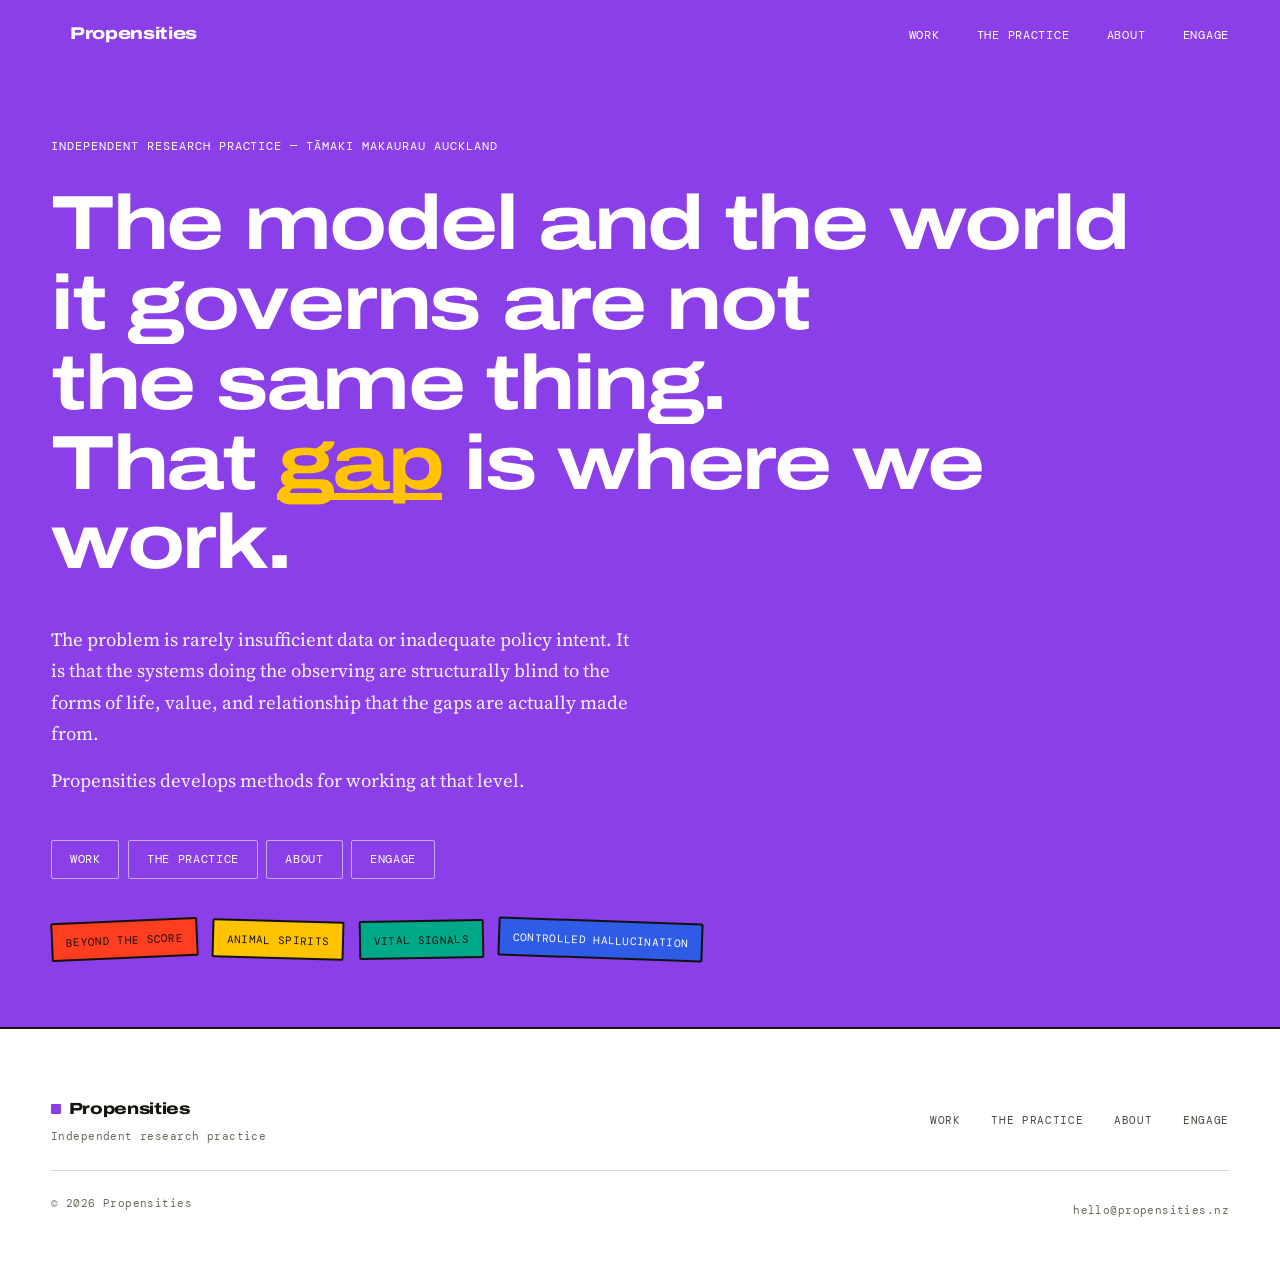
<file: index.html>
<!DOCTYPE html>
<html lang="en">
<head>
  <meta charset="UTF-8">
  <meta name="viewport" content="width=device-width, initial-scale=1.0">
  <meta name="description" content="Propensities develops methods for working at the level where institutional and computational systems structurally cannot see. Independent research practice based in Tāmaki Makaurau Auckland.">
  <meta property="og:title" content="Propensities">
  <meta property="og:description" content="Assemblage-informed research methods for examining how institutions model the world, where those models fail, and what becomes possible when the gap is made visible.">
  <meta property="og:type" content="website">
  <meta property="og:url" content="https://propensities.nz">
  <meta property="og:image" content="https://propensities.nz/og-image.png">
  <meta property="og:image:width" content="1200">
  <meta property="og:image:height" content="630">
  <meta name="twitter:card" content="summary_large_image">
  <title>Propensities</title>
  <link rel="preconnect" href="https://fonts.googleapis.com">
  <link rel="preconnect" href="https://fonts.gstatic.com" crossorigin>
  <link href="https://fonts.googleapis.com/css2?family=Archivo:wdth,wght@100,400;100,500;100,600;125,600;125,700;125,800&family=Source+Serif+4:ital,opsz,wght@0,8..60,300;0,8..60,400;0,8..60,500;1,8..60,300;1,8..60,400&family=DM+Mono:ital,wght@0,300;0,400;0,500;1,300;1,400&display=swap" rel="stylesheet">
  <link rel="stylesheet" href="styles.css">
</head>

<body class="nav-on-dark">

  <!-- ── Navigation ── -->
  <nav class="site-nav" role="navigation" aria-label="Main navigation">
    <a href="index.html" class="nav-wordmark"><span class="swatch"></span> Propensities</a>
    <button class="nav-toggle" aria-label="Toggle navigation" aria-expanded="false">
      <span></span><span></span><span></span>
    </button>
    <ul class="nav-links" role="list">
      <li><a href="work.html">Work</a></li>
      <li><a href="the-practice.html">The practice</a></li>
      <li><a href="about.html">About</a></li>
      <li><a href="engage.html">Engage</a></li>
    </ul>
  </nav>

  <!-- ── Hero ── -->
  <section class="hero" aria-labelledby="hero-title">
    <div class="hero-content">
      <p class="hero-eyebrow">Independent research practice — Tāmaki Makaurau Auckland</p>
      <h1 class="display-xl hero-title" id="hero-title">
        <span class="ln"><span>The model and the world</span></span>
        <span class="ln"><span>it governs are not</span></span>
        <span class="ln"><span>the same thing.</span></span>
        <span class="ln"><span>That <span class="gap-word">gap</span> is where we work.</span></span>
      </h1>
      <div class="hero-secondary">
        <p>The problem is rarely insufficient data or inadequate policy intent. It is that the systems doing the observing are structurally blind to the forms of life, value, and relationship that the gaps are actually made from.</p>
        <p>Propensities develops methods for working at that level.</p>
      </div>
      <nav class="hero-nav-strip" aria-label="Quick navigation">
        <a href="work.html" class="hero-nav-link">Work</a>
        <a href="the-practice.html" class="hero-nav-link">The practice</a>
        <a href="about.html" class="hero-nav-link">About</a>
        <a href="engage.html" class="hero-nav-link">Engage</a>
      </nav>
      <nav class="hero-colour-key" aria-label="Index of instruments by colour">
        <a href="work.html#instr-beyond-the-score" class="key-item">Beyond the Score</a>
        <a href="work.html#instr-animal-spirits" class="key-item">Animal Spirits</a>
        <a href="work.html#instr-vital-signals" class="key-item">Vital Signals</a>
        <a href="work.html#instr-controlled-hallucination" class="key-item">Controlled Hallucination</a>
      </nav>
    </div>
  </section>

  <!-- ── Footer ── -->
  <footer class="site-footer" role="contentinfo">
    <div class="site-footer-inner">
      <div class="footer-top">
        <div class="footer-wordmark-block">
          <a href="index.html" class="footer-wordmark"><span class="swatch"></span> Propensities</a>
          <p class="footer-sub">Independent research practice</p>
        </div>
        <nav class="footer-nav-row" aria-label="Footer navigation">
          <a href="work.html">Work</a>
          <a href="the-practice.html">The practice</a>
          <a href="about.html">About</a>
          <a href="engage.html">Engage</a>
        </nav>
      </div>
      <div class="footer-bottom">
        <p class="footer-copy">© 2026 Propensities</p>
        <a href="mailto:hello@propensities.nz" class="footer-contact-link">hello@propensities.nz</a>
      </div>
    </div>
  </footer>

  <script src="js/script.js"></script>
</body>
</html>
</file>
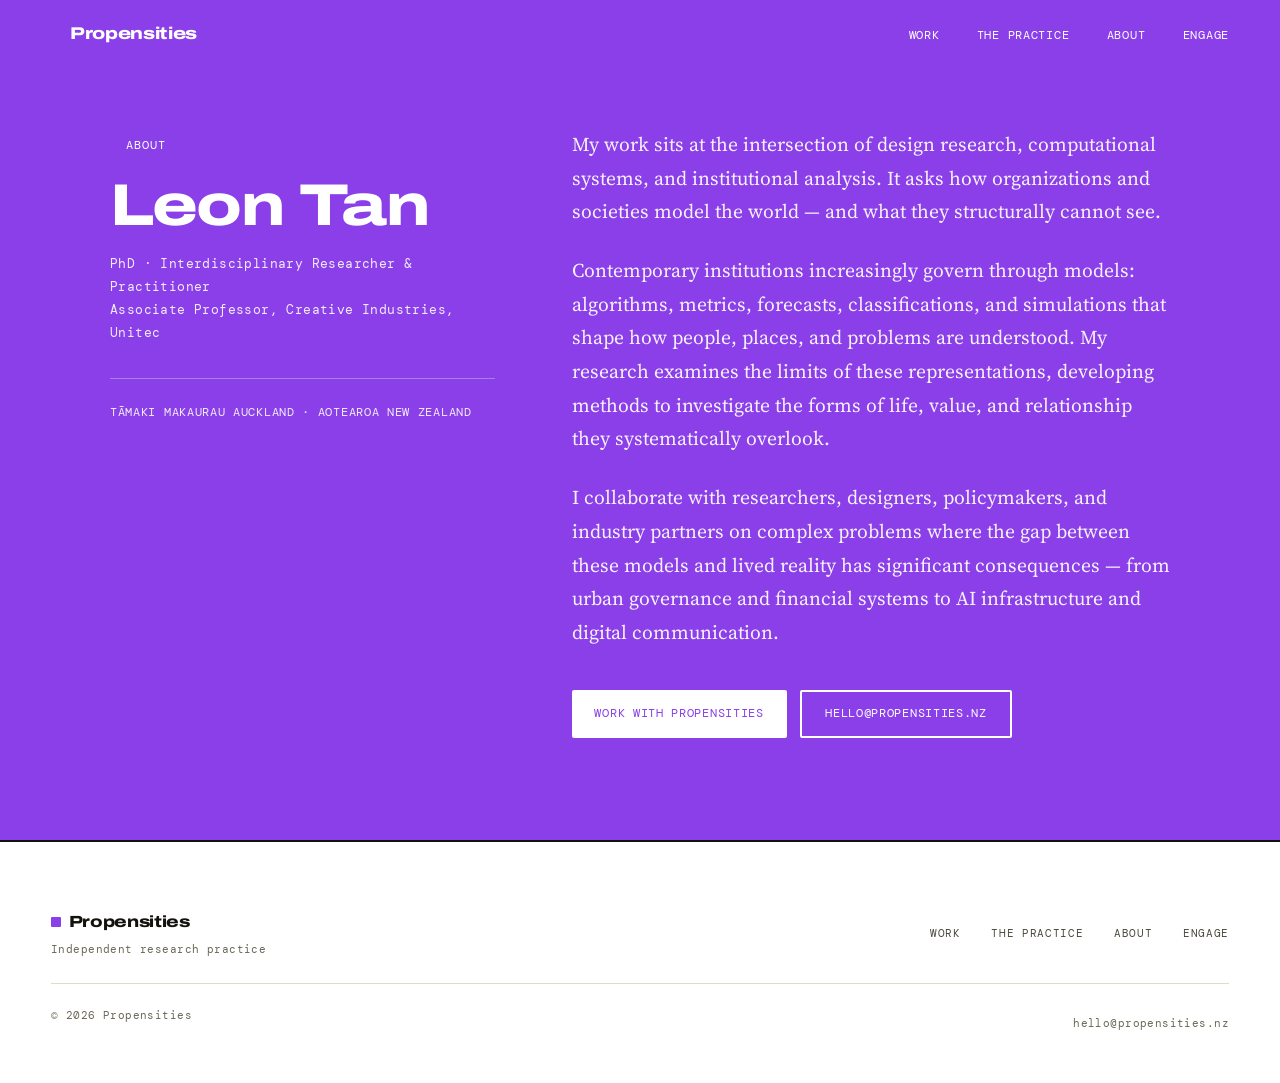
<file: about.html>
<!DOCTYPE html>
<html lang="en">
<head>
  <meta charset="UTF-8">
  <meta name="viewport" content="width=device-width, initial-scale=1.0">
  <meta name="description" content="Leon Tan — researcher and practitioner working at the intersection of design research, computational systems, and institutional analysis, examining how organizations and societies model the world.">
  <meta property="og:title" content="About — Propensities">
  <meta property="og:description" content="Leon Tan — researcher and practitioner working across design research, computational systems, and institutional analysis.">
  <meta property="og:type" content="profile">
  <meta property="og:url" content="https://propensities.nz/about.html">
  <meta property="og:image" content="https://propensities.nz/og-image.png">
  <meta property="og:image:width" content="1200">
  <meta property="og:image:height" content="630">
  <meta name="twitter:card" content="summary_large_image">
  <title>About — Propensities</title>
  <link rel="preconnect" href="https://fonts.googleapis.com">
  <link rel="preconnect" href="https://fonts.gstatic.com" crossorigin>
  <link href="https://fonts.googleapis.com/css2?family=Archivo:wdth,wght@100,400;100,500;100,600;125,600;125,700;125,800&family=Source+Serif+4:ital,opsz,wght@0,8..60,300;0,8..60,400;0,8..60,500;1,8..60,300;1,8..60,400&family=DM+Mono:ital,wght@0,300;0,400;0,500;1,300;1,400&display=swap" rel="stylesheet">
  <link rel="stylesheet" href="styles.css">
</head>

<body class="nav-on-dark">

  <!-- ── Navigation ── -->
  <nav class="site-nav" role="navigation" aria-label="Main navigation">
    <a href="index.html" class="nav-wordmark"><span class="swatch"></span> Propensities</a>
    <button class="nav-toggle" aria-label="Toggle navigation" aria-expanded="false">
      <span></span><span></span><span></span>
    </button>
    <ul class="nav-links" role="list">
      <li><a href="work.html">Work</a></li>
      <li><a href="the-practice.html">The practice</a></li>
      <li><a href="about.html" aria-current="page">About</a></li>
      <li><a href="engage.html">Engage</a></li>
    </ul>
  </nav>

  <!-- ── About ── -->
  <section class="about-section">
    <div class="about-inner-grid">
      <div class="about-ident rise">
        <span class="about-ident-label"><span class="swatch"></span>About</span>
        <h1 class="about-name-display">Leon Tan</h1>
        <p class="about-role">PhD · Interdisciplinary Researcher &amp; Practitioner<br>Associate Professor, Creative Industries, Unitec</p>
        <span class="about-locale">Tāmaki Makaurau Auckland · Aotearoa New Zealand</span>
      </div>
      <div class="about-body">
        <p class="rise">My work sits at the intersection of design research, computational systems, and institutional analysis. It asks how organizations and societies model the world — and what they structurally cannot see.</p>
        <p class="rise">Contemporary institutions increasingly govern through models: algorithms, metrics, forecasts, classifications, and simulations that shape how people, places, and problems are understood. My research examines the limits of these representations, developing methods to investigate the forms of life, value, and relationship they systematically overlook.</p>
        <p class="rise">I collaborate with researchers, designers, policymakers, and industry partners on complex problems where the gap between these models and lived reality has significant consequences — from urban governance and financial systems to AI infrastructure and digital communication.</p>
        <div class="about-contact-row rise">
          <a href="engage.html" class="btn btn-primary">Work with Propensities</a>
          <a href="mailto:hello@propensities.nz" class="btn btn-outline">hello@propensities.nz</a>
        </div>
      </div>
    </div>
  </section>

  <!-- ── Footer ── -->
  <footer class="site-footer" role="contentinfo">
    <div class="site-footer-inner">
      <div class="footer-top">
        <div class="footer-wordmark-block">
          <a href="index.html" class="footer-wordmark"><span class="swatch"></span> Propensities</a>
          <p class="footer-sub">Independent research practice</p>
        </div>
        <nav class="footer-nav-row" aria-label="Footer navigation">
          <a href="work.html">Work</a>
          <a href="the-practice.html">The practice</a>
          <a href="about.html">About</a>
          <a href="engage.html">Engage</a>
        </nav>
      </div>
      <div class="footer-bottom">
        <p class="footer-copy">© 2026 Propensities</p>
        <a href="mailto:hello@propensities.nz" class="footer-contact-link">hello@propensities.nz</a>
      </div>
    </div>
  </footer>

  <script src="js/script.js"></script>
</body>
</html>
</file>
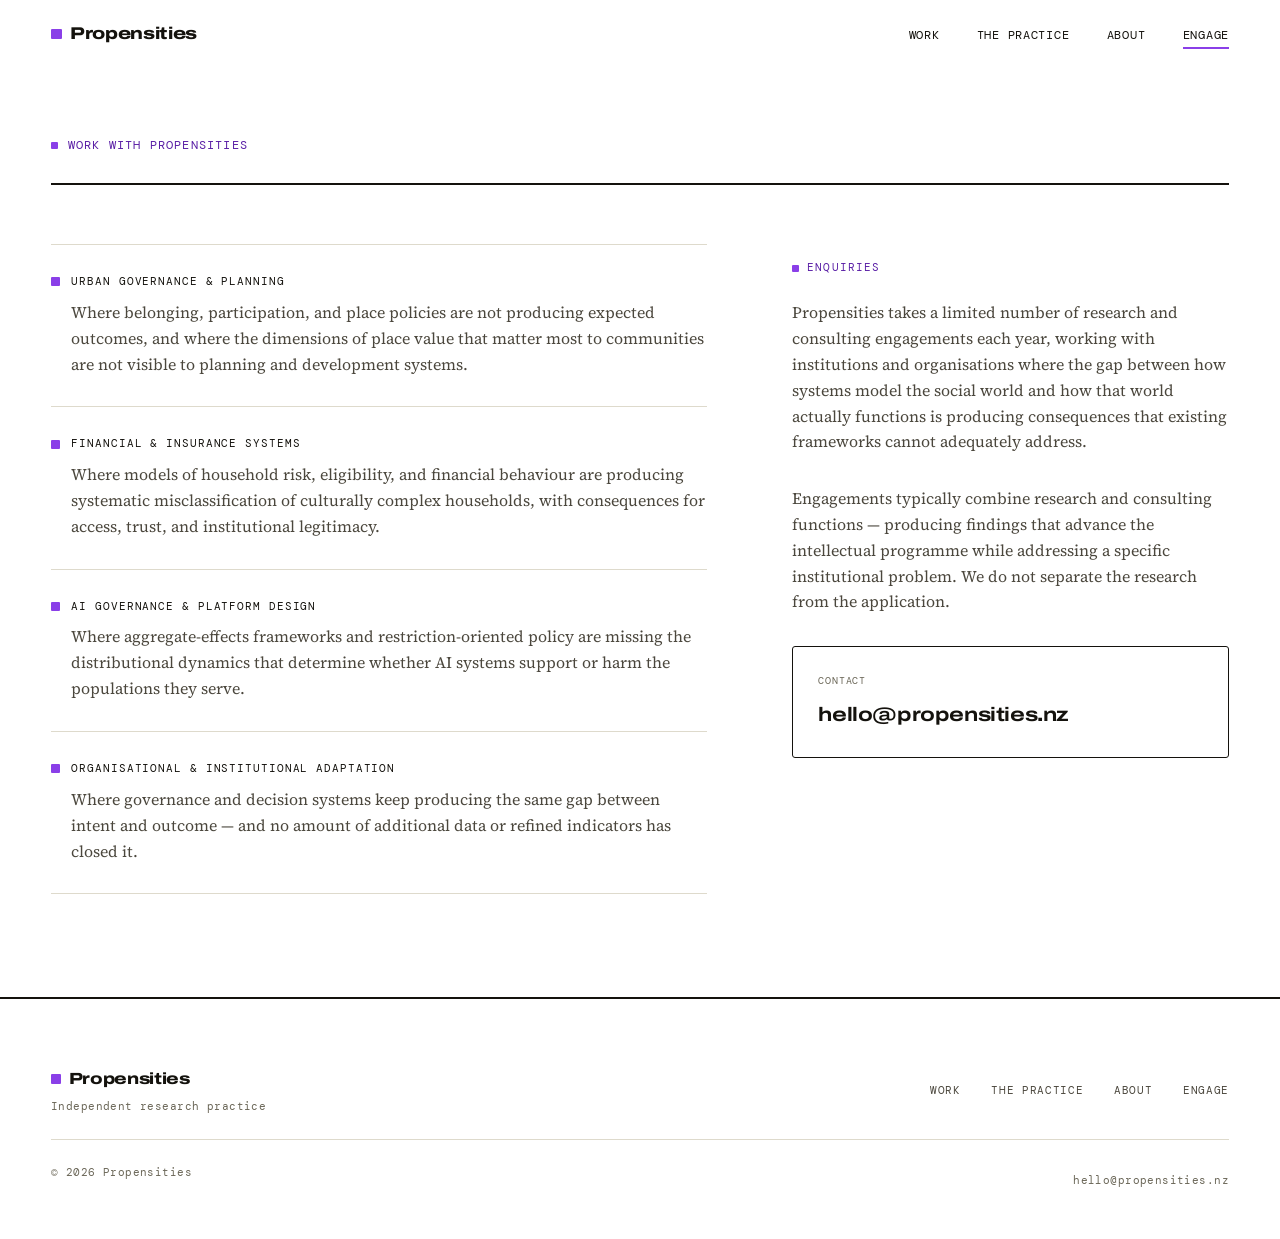
<file: engage.html>
<!DOCTYPE html>
<html lang="en">
<head>
  <meta charset="UTF-8">
  <meta name="viewport" content="width=device-width, initial-scale=1.0">
  <meta name="description" content="Work with Propensities — urban governance, financial and insurance systems, AI governance, and organisational adaptation.">
  <meta property="og:title" content="Engage — Propensities">
  <meta property="og:description" content="Work with Propensities — urban governance, financial and insurance systems, AI governance, and organisational adaptation.">
  <meta property="og:type" content="website">
  <meta property="og:url" content="https://propensities.nz/engage.html">
  <meta property="og:image" content="https://propensities.nz/og-image.png">
  <meta property="og:image:width" content="1200">
  <meta property="og:image:height" content="630">
  <meta name="twitter:card" content="summary_large_image">
  <title>Engage — Propensities</title>
  <link rel="preconnect" href="https://fonts.googleapis.com">
  <link rel="preconnect" href="https://fonts.gstatic.com" crossorigin>
  <link href="https://fonts.googleapis.com/css2?family=Archivo:wdth,wght@100,400;100,500;100,600;125,600;125,700;125,800&family=Source+Serif+4:ital,opsz,wght@0,8..60,300;0,8..60,400;0,8..60,500;1,8..60,300;1,8..60,400&family=DM+Mono:ital,wght@0,300;0,400;0,500;1,300;1,400&display=swap" rel="stylesheet">
  <link rel="stylesheet" href="styles.css">
</head>

<body>

  <!-- ── Navigation ── -->
  <nav class="site-nav" role="navigation" aria-label="Main navigation">
    <a href="index.html" class="nav-wordmark"><span class="swatch"></span> Propensities</a>
    <button class="nav-toggle" aria-label="Toggle navigation" aria-expanded="false">
      <span></span><span></span><span></span>
    </button>
    <ul class="nav-links" role="list">
      <li><a href="work.html">Work</a></li>
      <li><a href="the-practice.html">The practice</a></li>
      <li><a href="about.html">About</a></li>
      <li><a href="engage.html" aria-current="page">Engage</a></li>
    </ul>
  </nav>

  <!-- ── Engage ── -->
  <section class="engage-section">
    <div class="engage-inner">
      <div class="engage-header">
        <h1 class="section-label"><span class="swatch"></span>Work with Propensities</h1>
      </div>
      <div class="engage-grid">
        <div class="engage-domains">
          <div class="engage-domain">
            <h2 class="engage-domain-name">Urban governance &amp; planning</h2>
            <p class="engage-domain-desc">Where belonging, participation, and place policies are not producing expected outcomes, and where the dimensions of place value that matter most to communities are not visible to planning and development systems.</p>
          </div>
          <div class="engage-domain">
            <h2 class="engage-domain-name">Financial &amp; insurance systems</h2>
            <p class="engage-domain-desc">Where models of household risk, eligibility, and financial behaviour are producing systematic misclassification of culturally complex households, with consequences for access, trust, and institutional legitimacy.</p>
          </div>
          <div class="engage-domain">
            <h2 class="engage-domain-name">AI governance &amp; platform design</h2>
            <p class="engage-domain-desc">Where aggregate-effects frameworks and restriction-oriented policy are missing the distributional dynamics that determine whether AI systems support or harm the populations they serve.</p>
          </div>
          <div class="engage-domain">
            <h2 class="engage-domain-name">Organisational &amp; institutional adaptation</h2>
            <p class="engage-domain-desc">Where governance and decision systems keep producing the same gap between intent and outcome — and no amount of additional data or refined indicators has closed it.</p>
          </div>
        </div>
        <div class="engage-contact">
          <h2 class="engage-contact-label"><span class="swatch"></span>Enquiries</h2>
          <p class="engage-contact-note">Propensities takes a limited number of research and consulting engagements each year, working with institutions and organisations where the gap between how systems model the social world and how that world actually functions is producing consequences that existing frameworks cannot adequately address.</p>
          <p class="engage-contact-note">Engagements typically combine research and consulting functions — producing findings that advance the intellectual programme while addressing a specific institutional problem. We do not separate the research from the application.</p>
          <div class="engage-email-block">
            <span class="engage-email-label">Contact</span>
            <a href="mailto:hello@propensities.nz" class="engage-email-address">hello@propensities.nz</a>
          </div>
        </div>
      </div>
    </div>
  </section>

  <!-- ── Footer ── -->
  <footer class="site-footer" role="contentinfo">
    <div class="site-footer-inner">
      <div class="footer-top">
        <div class="footer-wordmark-block">
          <a href="index.html" class="footer-wordmark"><span class="swatch"></span> Propensities</a>
          <p class="footer-sub">Independent research practice</p>
        </div>
        <nav class="footer-nav-row" aria-label="Footer navigation">
          <a href="work.html">Work</a>
          <a href="the-practice.html">The practice</a>
          <a href="about.html">About</a>
          <a href="engage.html">Engage</a>
        </nav>
      </div>
      <div class="footer-bottom">
        <p class="footer-copy">© 2026 Propensities</p>
        <a href="mailto:hello@propensities.nz" class="footer-contact-link">hello@propensities.nz</a>
      </div>
    </div>
  </footer>

  <script src="js/script.js"></script>
</body>
</html>
</file>
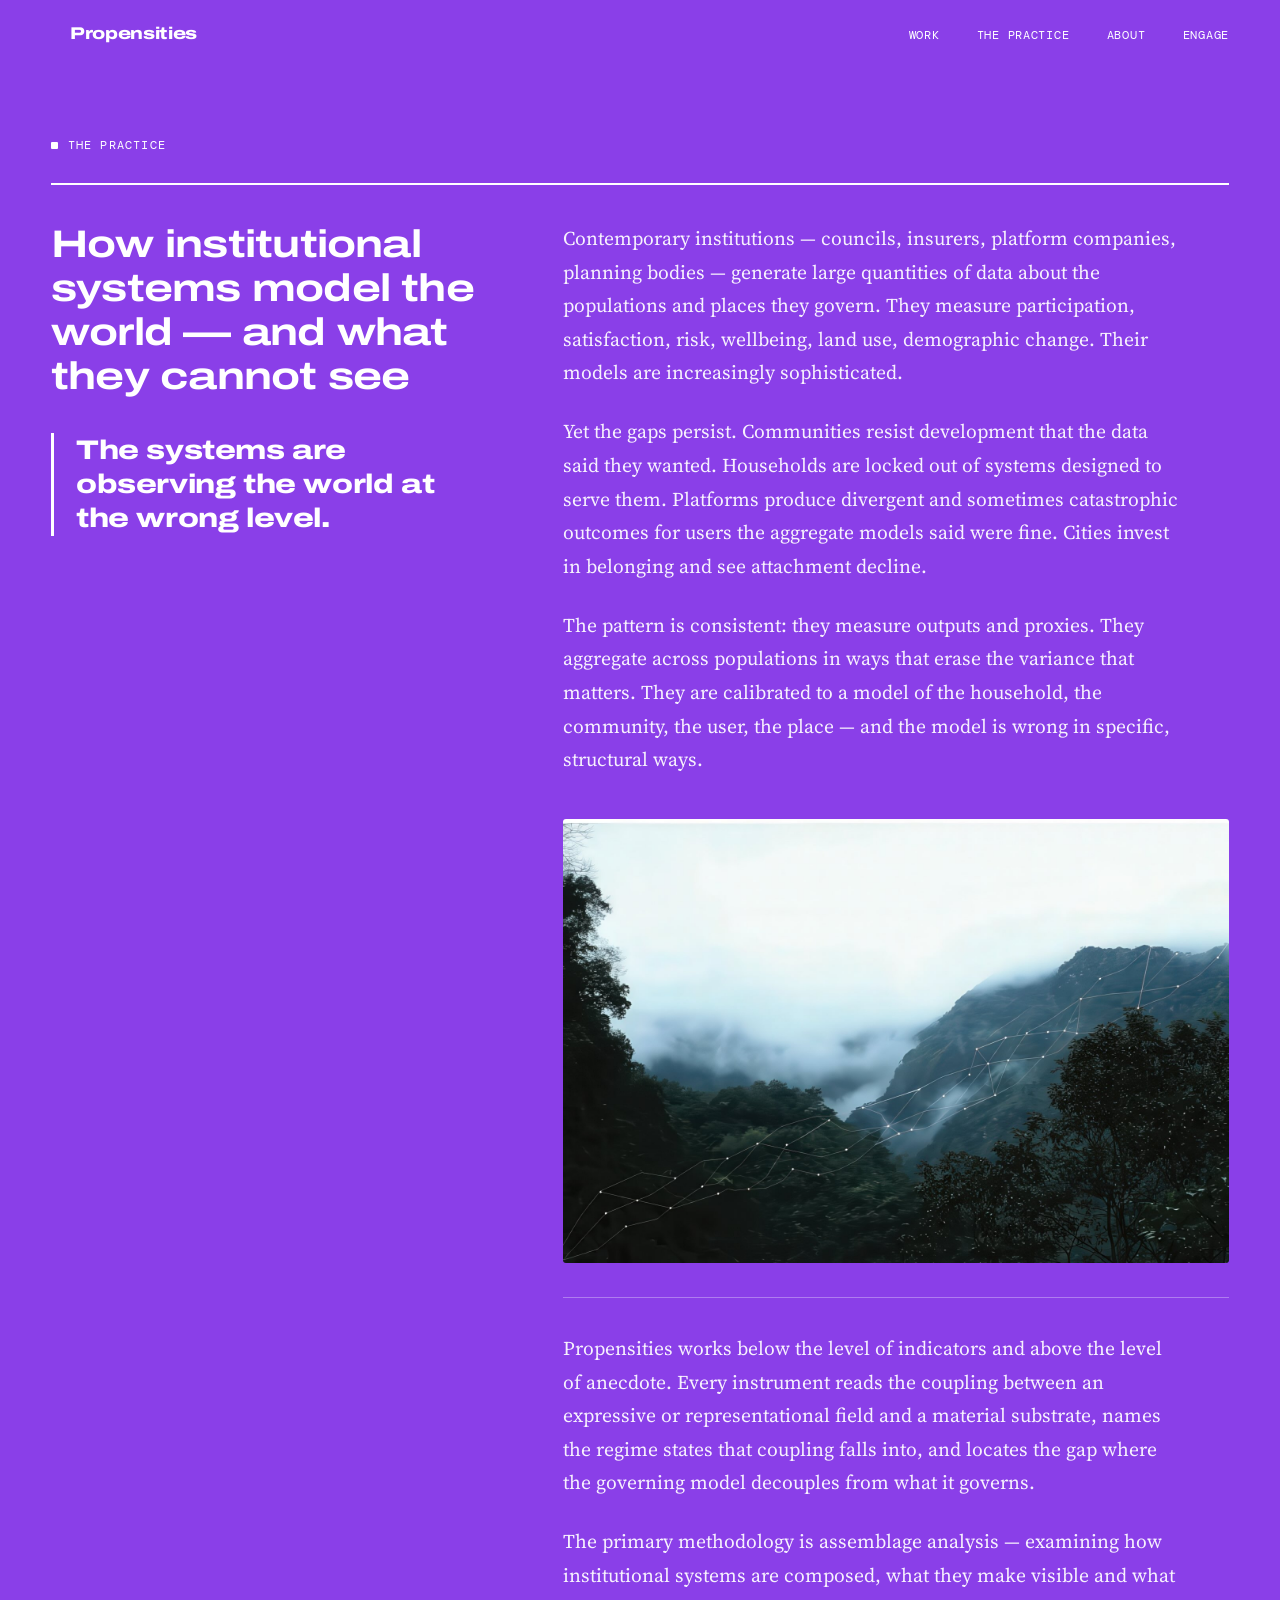
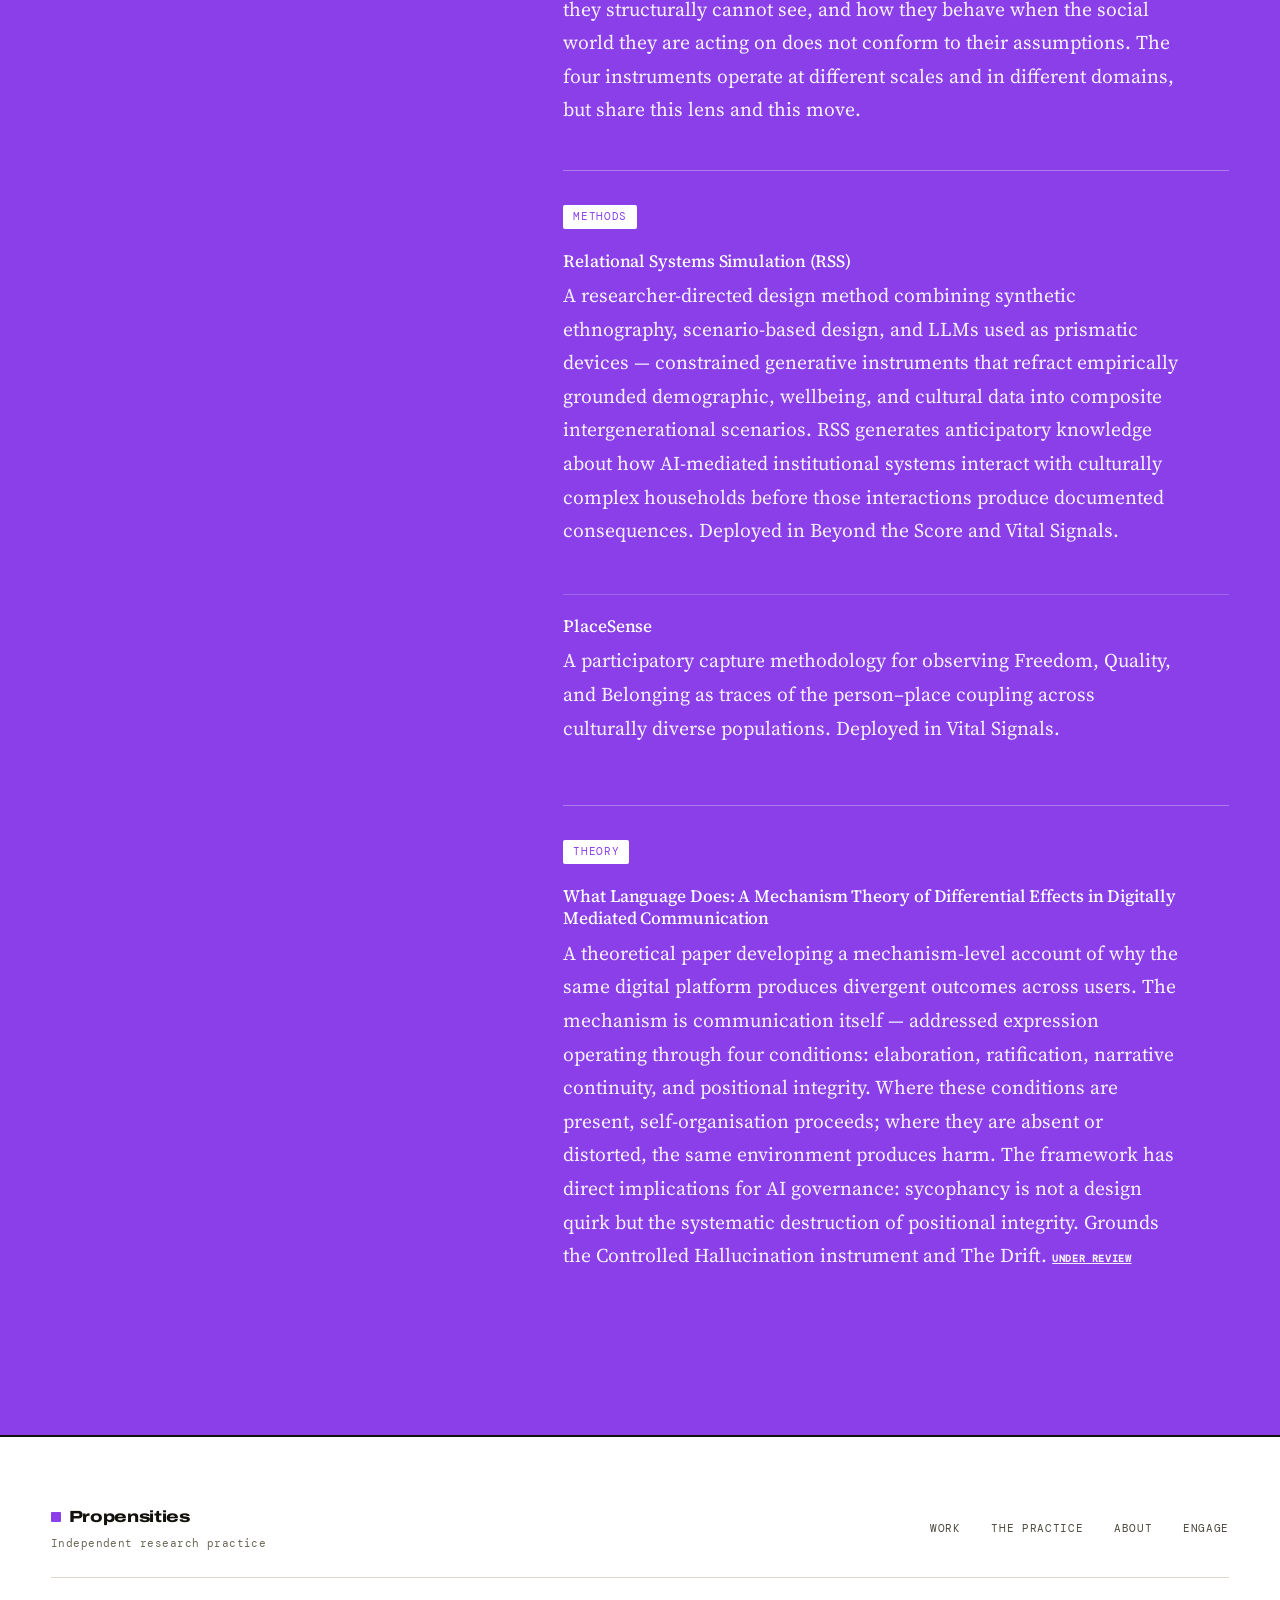
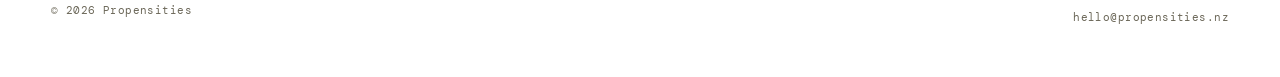
<file: the-practice.html>
<!DOCTYPE html>
<html lang="en">
<head>
  <meta charset="UTF-8">
  <meta name="viewport" content="width=device-width, initial-scale=1.0">
  <meta name="description" content="How institutional systems model the world, and what they cannot see. The methodology and theory behind Propensities.">
  <meta property="og:title" content="The practice — Propensities">
  <meta property="og:description" content="How institutional systems model the world, and what they cannot see. The methodology and theory behind Propensities.">
  <meta property="og:type" content="website">
  <meta property="og:url" content="https://propensities.nz/the-practice.html">
  <meta property="og:image" content="https://propensities.nz/og-image.png">
  <meta property="og:image:width" content="1200">
  <meta property="og:image:height" content="630">
  <meta name="twitter:card" content="summary_large_image">
  <title>The practice — Propensities</title>
  <link rel="preconnect" href="https://fonts.googleapis.com">
  <link rel="preconnect" href="https://fonts.gstatic.com" crossorigin>
  <link href="https://fonts.googleapis.com/css2?family=Archivo:wdth,wght@100,400;100,500;100,600;125,600;125,700;125,800&family=Source+Serif+4:ital,opsz,wght@0,8..60,300;0,8..60,400;0,8..60,500;1,8..60,300;1,8..60,400&family=DM+Mono:ital,wght@0,300;0,400;0,500;1,300;1,400&display=swap" rel="stylesheet">
  <link rel="stylesheet" href="styles.css">
</head>

<body class="nav-on-dark">

  <!-- ── Navigation ── -->
  <nav class="site-nav" role="navigation" aria-label="Main navigation">
    <a href="index.html" class="nav-wordmark"><span class="swatch"></span> Propensities</a>
    <button class="nav-toggle" aria-label="Toggle navigation" aria-expanded="false">
      <span></span><span></span><span></span>
    </button>
    <ul class="nav-links" role="list">
      <li><a href="work.html">Work</a></li>
      <li><a href="the-practice.html" aria-current="page">The practice</a></li>
      <li><a href="about.html">About</a></li>
      <li><a href="engage.html">Engage</a></li>
    </ul>
  </nav>

  <!-- ── The Practice ── -->
  <section class="philosophy-section">
    <div class="philosophy-inner">
      <div class="philosophy-header">
        <h1 class="section-label"><span class="swatch"></span>The practice</h1>
      </div>
      <div class="philosophy-grid">
        <div class="philosophy-sticky rise">
          <h2 class="display-md philosophy-title">How institutional systems model the world — and what they cannot see</h2>
          <p class="philosophy-pullquote">The systems are observing the world at the wrong level.</p>
        </div>
        <div class="philosophy-statement">
          <p class="rise">Contemporary institutions — councils, insurers, platform companies, planning bodies — generate large quantities of data about the populations and places they govern. They measure participation, satisfaction, risk, wellbeing, land use, demographic change. Their models are increasingly sophisticated.</p>
          <p class="rise">Yet the gaps persist. Communities resist development that the data said they wanted. Households are locked out of systems designed to serve them. Platforms produce divergent and sometimes catastrophic outcomes for users the aggregate models said were fine. Cities invest in belonging and see attachment decline.</p>
          <p class="rise">The pattern is consistent: they measure outputs and proxies. They aggregate across populations in ways that erase the variance that matters. They are calibrated to a model of the household, the community, the user, the place — and the model is wrong in specific, structural ways.</p>
          <figure class="practice-image">
            <img src="practice_image.jpg" alt="Forest landscape with overlaid network of nodes and connections — ecological world and analytical system superimposed.">
          </figure>
          <div class="methodology-block">
            <p>Propensities works below the level of indicators and above the level of anecdote. Every instrument reads the coupling between an expressive or representational field and a material substrate, names the regime states that coupling falls into, and locates the gap where the governing model decouples from what it governs.</p>
            <p>The primary methodology is assemblage analysis — examining how institutional systems are composed, what they make visible and what they structurally cannot see, and how they behave when the social world they are acting on does not conform to their assumptions. The four instruments operate at different scales and in different domains, but share this lens and this move.</p>
          </div>
          <div class="practice-pillars">
            <div class="practice-pillar">
              <h3 class="practice-pillar-label">Methods</h3>
              <div class="practice-method">
                <h4 class="practice-method-name" id="method-rss">Relational Systems Simulation (RSS)</h4>
                <p class="practice-method-desc">A researcher-directed design method combining synthetic ethnography, scenario-based design, and LLMs used as prismatic devices — constrained generative instruments that refract empirically grounded demographic, wellbeing, and cultural data into composite intergenerational scenarios. RSS generates anticipatory knowledge about how AI-mediated institutional systems interact with culturally complex households before those interactions produce documented consequences. Deployed in Beyond the Score and Vital Signals.</p>
              </div>
              <div class="practice-method">
                <h4 class="practice-method-name" id="method-placesense">PlaceSense</h4>
                <p class="practice-method-desc">A participatory capture methodology for observing Freedom, Quality, and Belonging as traces of the person–place coupling across culturally diverse populations. Deployed in Vital Signals.</p>
              </div>
            </div>
            <div class="practice-pillar">
              <h3 class="practice-pillar-label">Theory</h3>
              <div class="practice-method">
                <h4 class="practice-method-name" id="theory-what-language-does">What Language Does: A Mechanism Theory of Differential Effects in Digitally Mediated Communication</h4>
                <p class="practice-method-desc">A theoretical paper developing a mechanism-level account of why the same digital platform produces divergent outcomes across users. The mechanism is communication itself — addressed expression operating through four conditions: elaboration, ratification, narrative continuity, and positional integrity. Where these conditions are present, self-organisation proceeds; where they are absent or distorted, the same environment produces harm. The framework has direct implications for AI governance: sycophancy is not a design quirk but the systematic destruction of positional integrity. Grounds the Controlled Hallucination instrument and The Drift. <span class="output-status">Under review</span></p>
              </div>
            </div>
          </div>
        </div>
      </div>
    </div>
  </section>

  <!-- ── Footer ── -->
  <footer class="site-footer" role="contentinfo">
    <div class="site-footer-inner">
      <div class="footer-top">
        <div class="footer-wordmark-block">
          <a href="index.html" class="footer-wordmark"><span class="swatch"></span> Propensities</a>
          <p class="footer-sub">Independent research practice</p>
        </div>
        <nav class="footer-nav-row" aria-label="Footer navigation">
          <a href="work.html">Work</a>
          <a href="the-practice.html">The practice</a>
          <a href="about.html">About</a>
          <a href="engage.html">Engage</a>
        </nav>
      </div>
      <div class="footer-bottom">
        <p class="footer-copy">© 2026 Propensities</p>
        <a href="mailto:hello@propensities.nz" class="footer-contact-link">hello@propensities.nz</a>
      </div>
    </div>
  </footer>

  <script src="js/script.js"></script>
</body>
</html>
</file>
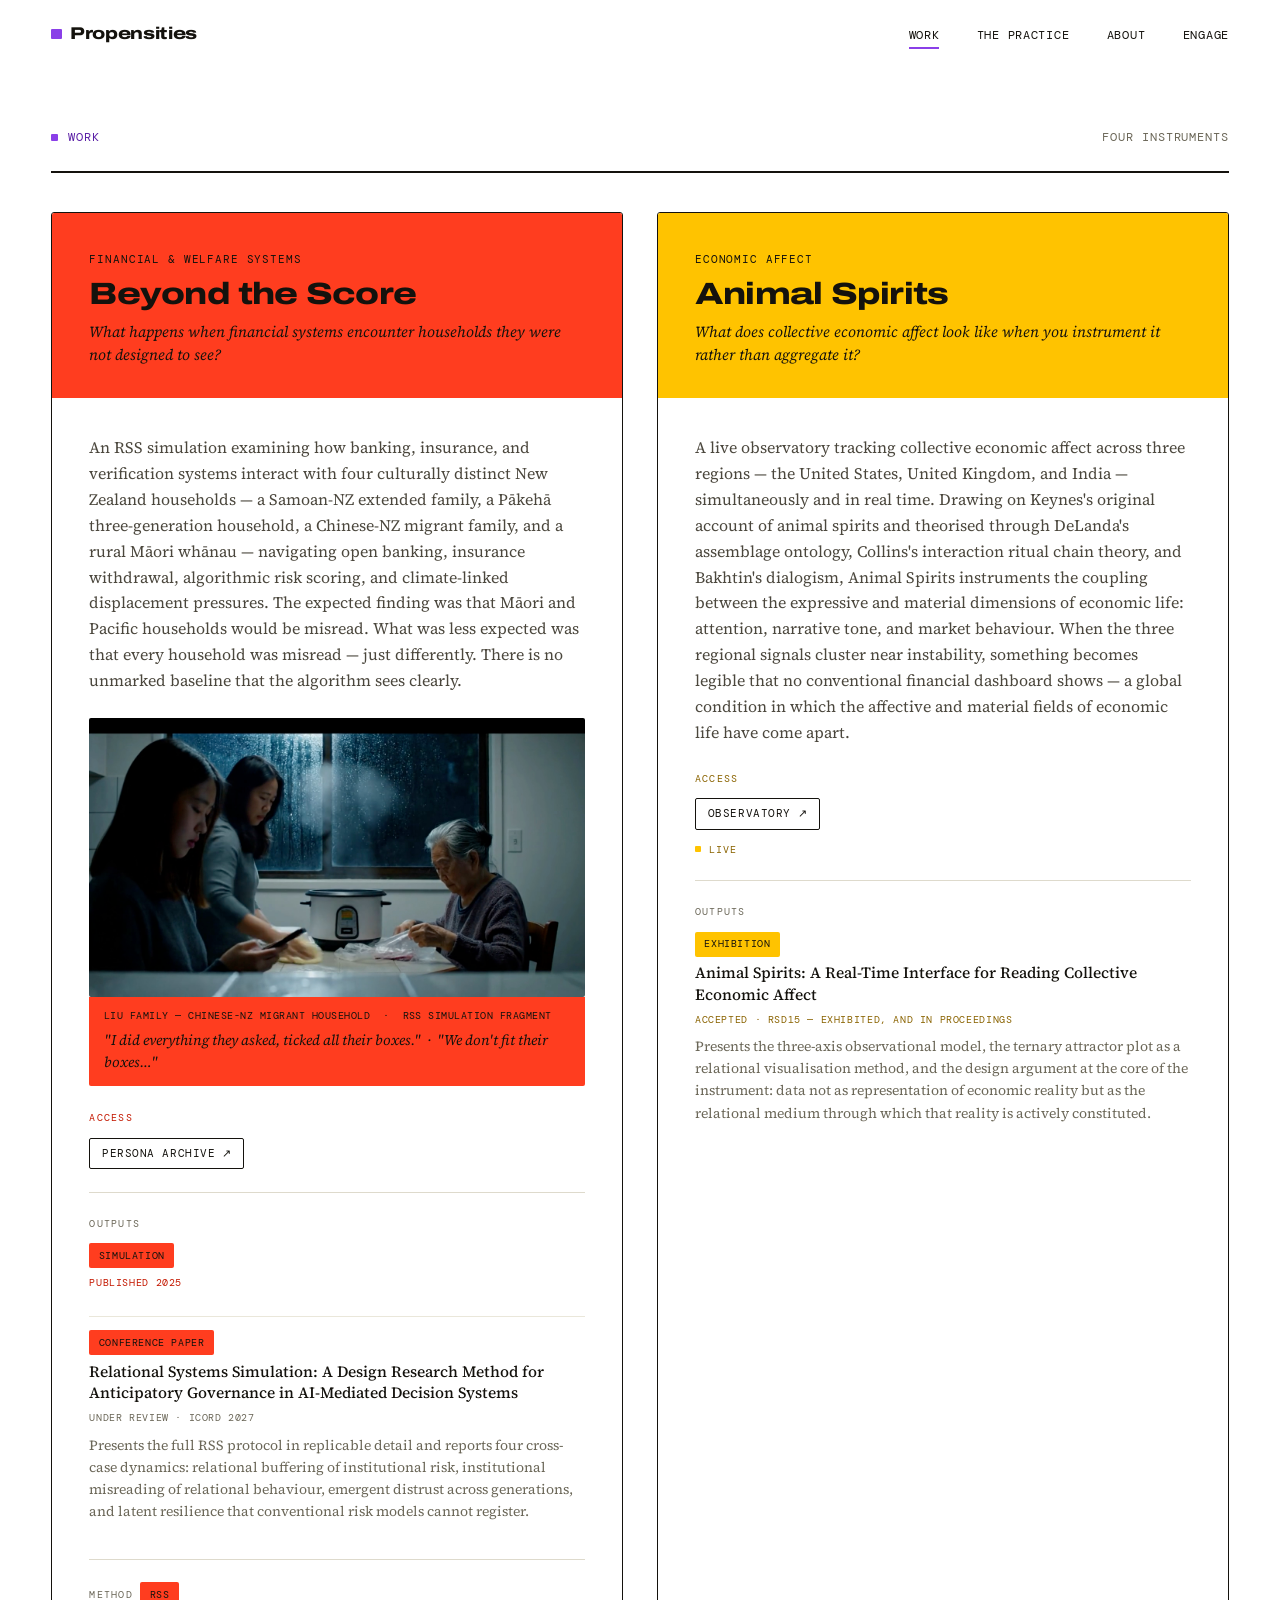
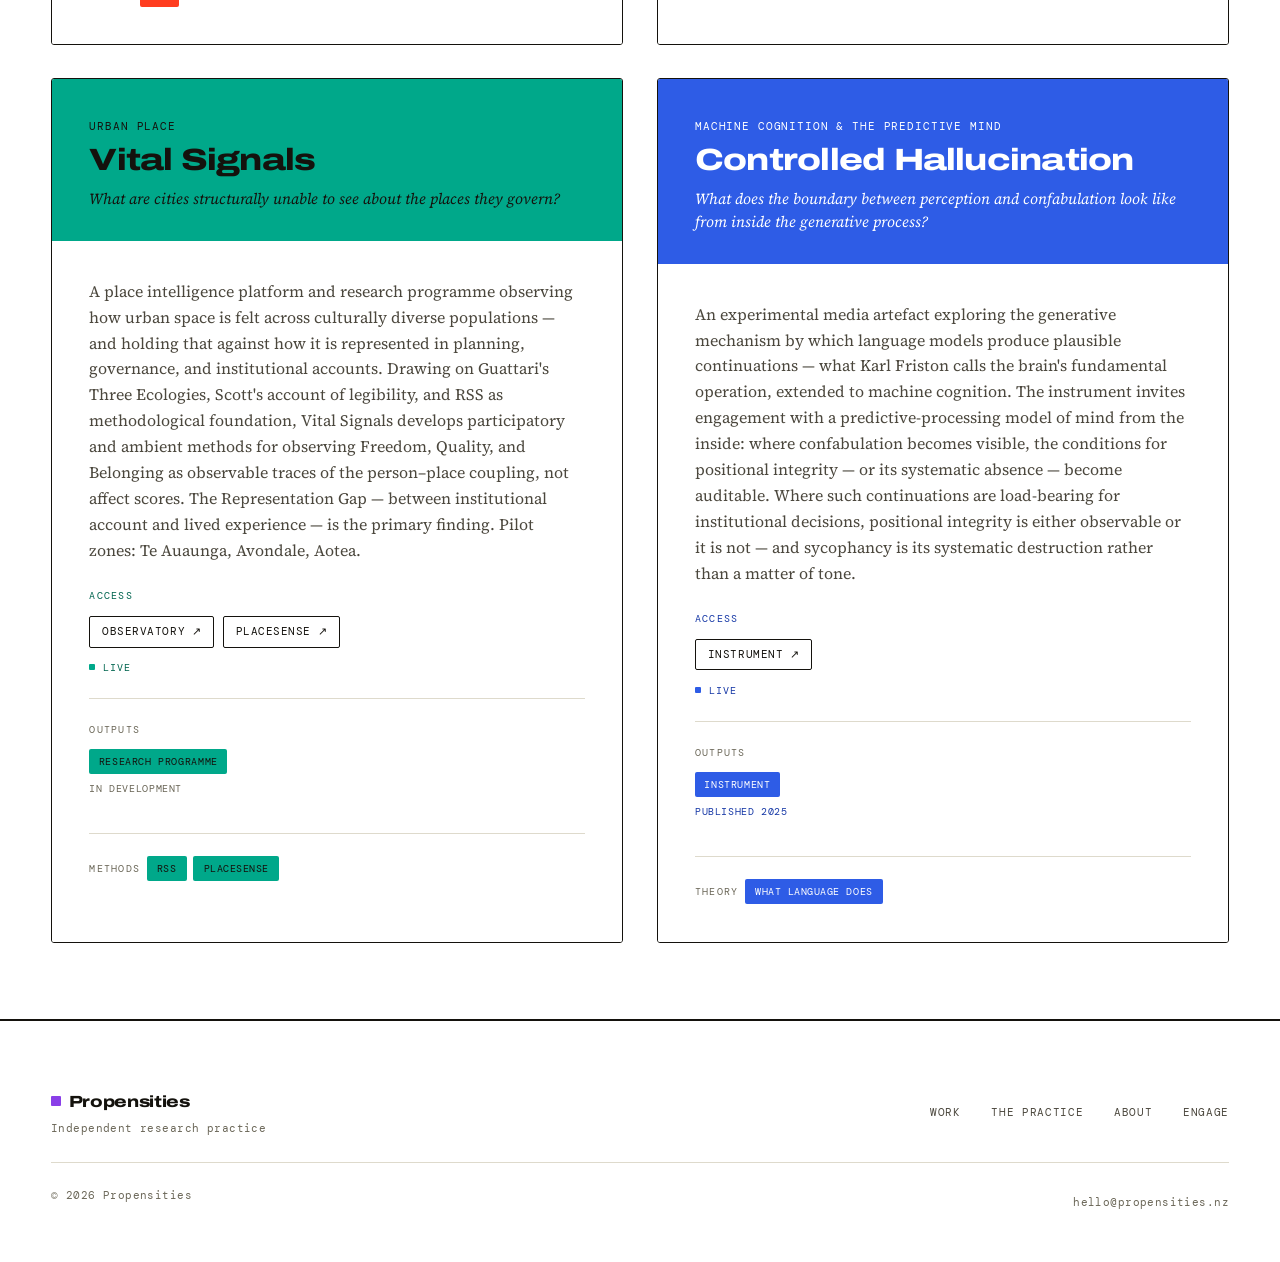
<file: work.html>
<!DOCTYPE html>
<html lang="en">
<head>
  <meta charset="UTF-8">
  <meta name="viewport" content="width=device-width, initial-scale=1.0">
  <meta name="description" content="Four instruments — Beyond the Score, Animal Spirits, Vital Signals, Controlled Hallucination — examining where institutional and computational systems structurally cannot see.">
  <meta property="og:title" content="Work — Propensities">
  <meta property="og:description" content="Four instruments — Beyond the Score, Animal Spirits, Vital Signals, Controlled Hallucination — examining where institutional and computational systems structurally cannot see.">
  <meta property="og:type" content="website">
  <meta property="og:url" content="https://propensities.nz/work.html">
  <meta property="og:image" content="https://propensities.nz/og-image.png">
  <meta property="og:image:width" content="1200">
  <meta property="og:image:height" content="630">
  <meta name="twitter:card" content="summary_large_image">
  <title>Work — Propensities</title>
  <link rel="preconnect" href="https://fonts.googleapis.com">
  <link rel="preconnect" href="https://fonts.gstatic.com" crossorigin>
  <link href="https://fonts.googleapis.com/css2?family=Archivo:wdth,wght@100,400;100,500;100,600;125,600;125,700;125,800&family=Source+Serif+4:ital,opsz,wght@0,8..60,300;0,8..60,400;0,8..60,500;1,8..60,300;1,8..60,400&family=DM+Mono:ital,wght@0,300;0,400;0,500;1,300;1,400&display=swap" rel="stylesheet">
  <link rel="stylesheet" href="styles.css">
</head>

<body>

  <!-- ── Navigation ── -->
  <nav class="site-nav" role="navigation" aria-label="Main navigation">
    <a href="index.html" class="nav-wordmark"><span class="swatch"></span> Propensities</a>
    <button class="nav-toggle" aria-label="Toggle navigation" aria-expanded="false">
      <span></span><span></span><span></span>
    </button>
    <ul class="nav-links" role="list">
      <li><a href="work.html" aria-current="page">Work</a></li>
      <li><a href="the-practice.html">The practice</a></li>
      <li><a href="about.html">About</a></li>
      <li><a href="engage.html">Engage</a></li>
    </ul>
  </nav>

  <!-- ── Work ── -->
  <section class="work-section" style="padding-top: clamp(7rem, 10vw, 9rem);">
    <div class="work-inner">
      <div class="work-header">
        <h1 class="section-label"><span class="swatch"></span>Work</h1>
        <span class="work-count">Four instruments</span>
      </div>
      <div class="instruments-stack">

        <!-- 1. Beyond the Score -->
        <article class="instr instr--cinnabar" id="instr-beyond-the-score">
          <div class="instr-banner">
            <span class="instr-domain">Financial &amp; welfare systems</span>
            <h2 class="instr-name">Beyond the Score</h2>
            <p class="instr-question">What happens when financial systems encounter households they were not designed to see?</p>
          </div>
          <div class="instr-body">
            <p class="instr-desc">An RSS simulation examining how banking, insurance, and verification systems interact with four culturally distinct New Zealand households — a Samoan-NZ extended family, a Pākehā three-generation household, a Chinese-NZ migrant family, and a rural Māori whānau — navigating open banking, insurance withdrawal, algorithmic risk scoring, and climate-linked displacement pressures. The expected finding was that Māori and Pacific households would be misread. What was less expected was that every household was misread — just differently. There is no unmarked baseline that the algorithm sees clearly.</p>
            <div class="vignette-wrap">
              <figure class="vignette-still">
                <img src="liu_family_still.jpg" alt="Liu family — Chinese-NZ migrant household. Three generations at a kitchen table, rain on the window behind them.">
                <figcaption class="vignette-caption-still">
                  <span class="vignette-household-label">Liu family — Chinese-NZ migrant household &nbsp;·&nbsp; RSS simulation fragment</span>
                  <span class="vignette-dialogue">"I did everything they asked, ticked all their boxes." &nbsp;·&nbsp; "We don't fit their boxes…"</span>
                </figcaption>
              </figure>
            </div>
            <div class="instr-meta">
              <div class="instr-face instr-face--access">
                <span class="instr-face-label">Access</span>
                <div class="instr-face-links">
                  <a href="https://drive.google.com/drive/folders/1V9XBZz_4jXCsFd6xz4kQpduEp6fCeiO5?usp=sharing" class="instrument-link" target="_blank" rel="noopener">Persona archive</a>
                </div>
              </div>
              <div class="instr-face instr-face--outputs">
                <span class="instr-face-label">Outputs</span>
                <div class="instr-output-row">
                  <span class="output-type">Simulation</span>
                  <span class="output-status status-published">Published 2025</span>
                </div>
                <div class="instr-output-row">
                  <span class="output-type">Conference paper</span>
                  <span class="instr-output-title">Relational Systems Simulation: A Design Research Method for Anticipatory Governance in AI-Mediated Decision Systems</span>
                  <span class="output-status">Under review · ICoRD 2027</span>
                  <p class="instr-output-desc">Presents the full RSS protocol in replicable detail and reports four cross-case dynamics: relational buffering of institutional risk, institutional misreading of relational behaviour, emergent distrust across generations, and latent resilience that conventional risk models cannot register.</p>
                </div>
              </div>
              <div class="instr-face instr-face--relations">
                <span class="instr-face-label">Method</span>
                <a class="instr-relation-tag" href="the-practice.html#method-rss">RSS</a>
              </div>
            </div>
          </div>
        </article>

        <!-- 2. Animal Spirits -->
        <article class="instr instr--marigold" id="instr-animal-spirits">
          <div class="instr-banner">
            <span class="instr-domain">Economic affect</span>
            <h2 class="instr-name">Animal Spirits</h2>
            <p class="instr-question">What does collective economic affect look like when you instrument it rather than aggregate it?</p>
          </div>
          <div class="instr-body">
            <p class="instr-desc">A live observatory tracking collective economic affect across three regions — the United States, United Kingdom, and India — simultaneously and in real time. Drawing on Keynes's original account of animal spirits and theorised through DeLanda's assemblage ontology, Collins's interaction ritual chain theory, and Bakhtin's dialogism, Animal Spirits instruments the coupling between the expressive and material dimensions of economic life: attention, narrative tone, and market behaviour. When the three regional signals cluster near instability, something becomes legible that no conventional financial dashboard shows — a global condition in which the affective and material fields of economic life have come apart.</p>
            <div class="instr-meta">
              <div class="instr-face instr-face--live">
                <span class="instr-face-label">Access</span>
                <div class="instr-face-links">
                  <a href="https://propensities.github.io/animal-spirits/" class="instrument-link" target="_blank" rel="noopener">Observatory</a>
                </div>
                <span class="status-live">Live</span>
              </div>
              <div class="instr-face instr-face--outputs">
                <span class="instr-face-label">Outputs</span>
                <div class="instr-output-row">
                  <span class="output-type">Exhibition</span>
                  <span class="instr-output-title">Animal Spirits: A Real-Time Interface for Reading Collective Economic Affect</span>
                  <span class="output-status status-accepted">Accepted · RSD15 — exhibited, and in proceedings</span>
                  <p class="instr-output-desc">Presents the three-axis observational model, the ternary attractor plot as a relational visualisation method, and the design argument at the core of the instrument: data not as representation of economic reality but as the relational medium through which that reality is actively constituted.</p>
                </div>
              </div>
            </div>
          </div>
        </article>

        <!-- 3. Vital Signals -->
        <article class="instr instr--jade" id="instr-vital-signals">
          <div class="instr-banner">
            <span class="instr-domain">Urban place</span>
            <h2 class="instr-name">Vital Signals</h2>
            <p class="instr-question">What are cities structurally unable to see about the places they govern?</p>
          </div>
          <div class="instr-body">
            <p class="instr-desc">A place intelligence platform and research programme observing how urban space is felt across culturally diverse populations — and holding that against how it is represented in planning, governance, and institutional accounts. Drawing on Guattari's Three Ecologies, Scott's account of legibility, and RSS as methodological foundation, Vital Signals develops participatory and ambient methods for observing Freedom, Quality, and Belonging as observable traces of the person–place coupling, not affect scores. The Representation Gap — between institutional account and lived experience — is the primary finding. Pilot zones: Te Auaunga, Avondale, Aotea.</p>
            <div class="instr-meta">
              <div class="instr-face instr-face--live">
                <span class="instr-face-label">Access</span>
                <div class="instr-face-links">
                  <a href="https://vitalsignals.netlify.app" class="instrument-link" target="_blank" rel="noopener">Observatory</a>
                  <a href="https://placesense.netlify.app" class="instrument-link" target="_blank" rel="noopener">PlaceSense</a>
                </div>
                <span class="status-live">Live</span>
              </div>
              <div class="instr-face instr-face--outputs">
                <span class="instr-face-label">Outputs</span>
                <div class="instr-output-row">
                  <span class="output-type">Research programme</span>
                  <span class="output-status status-inprogress">In development</span>
                </div>
              </div>
              <div class="instr-face instr-face--relations">
                <span class="instr-face-label">Methods</span>
                <a class="instr-relation-tag" href="the-practice.html#method-rss">RSS</a>
                <a class="instr-relation-tag" href="the-practice.html#method-placesense">PlaceSense</a>
              </div>
            </div>
          </div>
        </article>

        <!-- 4. Controlled Hallucination -->
        <article class="instr instr--lapis" id="instr-controlled-hallucination">
          <div class="instr-banner">
            <span class="instr-domain">Machine cognition &amp; the predictive mind</span>
            <h2 class="instr-name">Controlled Hallucination</h2>
            <p class="instr-question">What does the boundary between perception and confabulation look like from inside the generative process?</p>
          </div>
          <div class="instr-body">
            <p class="instr-desc">An experimental media artefact exploring the generative mechanism by which language models produce plausible continuations — what Karl Friston calls the brain's fundamental operation, extended to machine cognition. The instrument invites engagement with a predictive-processing model of mind from the inside: where confabulation becomes visible, the conditions for positional integrity — or its systematic absence — become auditable. Where such continuations are load-bearing for institutional decisions, positional integrity is either observable or it is not — and sycophancy is its systematic destruction rather than a matter of tone.</p>
            <div class="instr-meta">
              <div class="instr-face instr-face--live">
                <span class="instr-face-label">Access</span>
                <div class="instr-face-links">
                  <a href="https://propensities.github.io/controlledhallucination/" class="instrument-link" target="_blank" rel="noopener">Instrument</a>
                </div>
                <span class="status-live">Live</span>
              </div>
              <div class="instr-face instr-face--outputs">
                <span class="instr-face-label">Outputs</span>
                <div class="instr-output-row">
                  <span class="output-type">Instrument</span>
                  <span class="output-status status-published">Published 2025</span>
                </div>
              </div>
              <div class="instr-face instr-face--relations">
                <span class="instr-face-label">Theory</span>
                <a class="instr-relation-tag" href="the-practice.html#theory-what-language-does">What Language Does</a>
              </div>
            </div>
          </div>
        </article>

      </div>
    </div>
  </section>

  <!-- ── Footer ── -->
  <footer class="site-footer" role="contentinfo">
    <div class="site-footer-inner">
      <div class="footer-top">
        <div class="footer-wordmark-block">
          <a href="index.html" class="footer-wordmark"><span class="swatch"></span> Propensities</a>
          <p class="footer-sub">Independent research practice</p>
        </div>
        <nav class="footer-nav-row" aria-label="Footer navigation">
          <a href="work.html">Work</a>
          <a href="the-practice.html">The practice</a>
          <a href="about.html">About</a>
          <a href="engage.html">Engage</a>
        </nav>
      </div>
      <div class="footer-bottom">
        <p class="footer-copy">© 2026 Propensities</p>
        <a href="mailto:hello@propensities.nz" class="footer-contact-link">hello@propensities.nz</a>
      </div>
    </div>
  </footer>

  <script src="js/script.js"></script>
</body>
</html>
</file>
<file: styles.css>
/* ════════════════════════════════════════════════════════════════
   PROPENSITIES — shared styles across all five pages
   System: four hues are the instruments (Work only). One hue —
   violet — is Propensities itself: hero, practice, about, and every
   accent, chip, button, and focus state elsewhere. White is the
   working ground for the index (Work) and the contact page (Engage).
   Type: Archivo (display) · Source Serif 4 (reading) · DM Mono (meta)
   ════════════════════════════════════════════════════════════════ */
:root {
  /* ── Ground & ink — true white, flat, no gradient, no blur ── */
  --paper:      #FFFFFF;
  --paper-2:    #F8F7F2;
  --ink:        #14120D;
  --ink-soft:   #4B473D;
  --ink-mute:   #6B6758;
  --rule:       #DEDACC;
  --rule-soft:  #EAE7DA;

  /* ── The four instruments — used ONLY inside Work ── */
  --c-cinnabar: #FF3D1F;
  --c-marigold: #FFC300;
  --c-jade:     #00A88A;
  --c-lapis:    #2E5CE6;
  --c-cinnabar-ink: #C41800;
  --c-marigold-ink: #8A6300;
  --c-jade-ink:     #00654F;
  --c-lapis-ink:    #1638A6;

  /* ── The one Propensities identity colour — everywhere else ── */
  --c-brand:     #8A3FE8;
  --c-brand-ink: #5A1FA6;

  --accent:     var(--c-cinnabar);
  --accent-ink: var(--c-cinnabar-ink);
  --on-accent:  var(--ink);

  --font-display: 'Archivo', 'Helvetica Neue', Arial, sans-serif;
  --font-body:    'Source Serif 4', Georgia, serif;
  --font-mono:    'DM Mono', 'Courier New', monospace;

  --max-w:  1240px;
  --gutter: clamp(1.5rem, 4vw, 3rem);
  --ease:   cubic-bezier(0.16, 1, 0.3, 1);
}

*, *::before, *::after { box-sizing: border-box; margin: 0; padding: 0; }
html { font-size: 17px; scroll-behavior: smooth; -webkit-text-size-adjust: 100%; }
body {
  background: var(--paper); color: var(--ink);
  font-family: var(--font-body); font-weight: 400; font-size: 1.0625rem; line-height: 1.7;
  min-height: 100vh; overflow-x: hidden; -webkit-font-smoothing: antialiased;
}

h1,h2,h3,h4,h5,h6 { font-family: var(--font-display); font-weight: 700; line-height: 1.12; letter-spacing: -0.02em; color: var(--ink); }
.display-xl { font-family: var(--font-display); font-stretch: 125%; font-weight: 700; font-size: clamp(2.5rem, 6vw, 5.6rem); line-height: 1.04; letter-spacing: -0.03em; }
.display-md { font-family: var(--font-display); font-stretch: 125%; font-size: clamp(1.5rem, 2.8vw, 2.4rem); line-height: 1.12; font-weight: 700; letter-spacing: -0.02em; }
h3 { font-size: clamp(1.05rem, 1.5vw, 1.3rem); font-weight: 600; }
h4 { font-family: var(--font-mono); font-size: 0.82rem; font-weight: 400; letter-spacing: 0.06em; text-transform: uppercase; color: var(--ink); }
p { margin-bottom: 1.4em; max-width: 680px; }
p:last-child { margin-bottom: 0; }
a { color: inherit; text-decoration: none; transition: color 0.2s ease; }
em { font-style: italic; }

/* signature mark: a solid square swatch — the site's own colour, not an instrument's */
.swatch { display: inline-block; width: 0.62em; height: 0.62em; background: var(--c-brand); border-radius: 1px; flex: none; }

/* ── Nav — one underline colour everywhere, not four ── */
.site-nav {
  position: fixed; top: 0; left: 0; right: 0; z-index: 100;
  display: flex; align-items: center; justify-content: space-between;
  padding: 1.1rem var(--gutter);
  background: transparent; border-bottom: 1px solid transparent;
  color: var(--ink);
  transition: background 0.25s ease, border-color 0.25s ease, color 0.25s ease;
}
body.nav-on-dark .site-nav:not(.scrolled) { color: #FFFFFF; }
.site-nav.scrolled { background: var(--paper); border-bottom-color: var(--ink); color: var(--ink); }
.nav-wordmark {
  display: inline-flex; align-items: center; gap: 0.5rem;
  font-family: var(--font-display); font-stretch: 125%; font-size: 1rem; font-weight: 800; letter-spacing: -0.02em;
  color: inherit; text-decoration: none;
}
.nav-links { display: flex; list-style: none; gap: 2.2rem; align-items: center; }
.nav-links a {
  font-family: var(--font-mono); font-size: 0.7rem; letter-spacing: 0.06em; text-transform: uppercase;
  color: inherit; position: relative; padding: 0.2rem 0;
}
.nav-links a::after { content: ''; position: absolute; left: 0; right: 100%; bottom: -2px; height: 2px; background: var(--c-brand); transition: right 0.25s var(--ease); }
.nav-links a:hover::after { right: 0; }
.nav-links a[aria-current="page"]::after { right: 0; }
.nav-toggle { display: none; background: none; border: none; cursor: pointer; padding: 4px; flex-direction: column; gap: 5px; }
.nav-toggle span { display: block; width: 22px; height: 2px; background: currentColor; transition: all 0.3s ease; }
@media (max-width: 768px) {
  .nav-toggle { display: flex; z-index: 101; }
  .nav-links {
    position: fixed; top: 0; right: -100%; width: min(320px, 80vw); height: 100vh;
    background: var(--paper-2); color: var(--ink); flex-direction: column; align-items: flex-start; justify-content: center; gap: 1.8rem;
    padding: 4rem var(--gutter); border-left: 1px solid var(--rule); transition: right 0.4s var(--ease);
  }
  .nav-links.open { right: 0; }
  .nav-links a { font-size: 0.95rem; }
}

/* ── Hero (Landing only) — the one full-strength poster moment ── */
.hero {
  min-height: 92vh; display: flex; flex-direction: column; justify-content: flex-end; padding: 8rem var(--gutter) 4rem;
  background: var(--c-brand); color: #FFFFFF;
}
.hero-content { max-width: var(--max-w); margin: 0 auto; width: 100%; }
.hero-eyebrow {
  font-family: var(--font-mono); font-size: 0.72rem; letter-spacing: 0.08em; text-transform: uppercase; color: #FFFFFF;
  margin-bottom: 1.6rem; display: flex; align-items: center; gap: 0.6rem;
}
.hero-title { margin-bottom: 2.4rem; color: #FFFFFF; }
.hero-title .ln { display: block; overflow: hidden; }
.hero-title .ln > span { display: block; transform: translateY(102%); animation: lineRise 0.9s var(--ease) forwards; }
.hero-title .ln:nth-child(1) > span { animation-delay: 0.05s; }
.hero-title .ln:nth-child(2) > span { animation-delay: 0.16s; }
.hero-title .ln:nth-child(3) > span { animation-delay: 0.27s; }
.hero-title .ln:nth-child(4) > span { animation-delay: 0.38s; }
@keyframes lineRise { to { transform: translateY(0); } }
/* the ONE deliberate exception to "instrument hues stay in Work": a single highlighted word */
.gap-word { position: relative; color: var(--c-marigold); white-space: nowrap; }
.gap-word::after {
  content: ''; position: absolute; left: 0; bottom: 0.06em; width: 100%; height: 0.09em; background: var(--c-marigold);
  transform: scaleX(0); transform-origin: left; animation: gapUnderline 0.7s var(--ease) 1.1s forwards;
}
@keyframes gapUnderline { to { transform: scaleX(1); } }
.hero-secondary { max-width: 580px; color: #F6F0FD; font-size: 1.1rem; line-height: 1.68; margin-bottom: 2.6rem; }
.hero-secondary p { max-width: none; margin-bottom: 0.8em; }
.hero-secondary, .hero-nav-strip, .hero-colour-key { opacity: 0; animation: fadeUp 0.8s var(--ease) forwards; }
.hero-secondary { animation-delay: 0.7s; }
.hero-nav-strip { animation-delay: 0.9s; }
.hero-colour-key { animation-delay: 1.05s; }
@keyframes fadeUp { from { opacity: 0; transform: translateY(12px); } to { opacity: 1; transform: none; } }
.hero-nav-strip { display: flex; gap: 0.5rem; flex-wrap: wrap; margin-bottom: 2.4rem; }
.hero-nav-link {
  font-family: var(--font-mono); font-size: 0.68rem; letter-spacing: 0.06em; text-transform: uppercase; color: #FFFFFF;
  padding: 0.5rem 1.05rem; border: 1px solid #CAA9F5; border-radius: 2px; transition: all 0.2s ease;
}
.hero-nav-link:hover { background: #FFFFFF; color: var(--c-brand); border-color: #FFFFFF; }

/* colour key: tilted stickers previewing the Work index — the ONLY place outside Work the four hues appear */
.hero-colour-key { display: flex; gap: 0.85rem; flex-wrap: wrap; }
.key-item {
  font-family: var(--font-mono); font-size: 0.64rem; letter-spacing: 0.03em; text-transform: uppercase;
  padding: 0.5rem 0.75rem; border: 2px solid var(--ink); border-radius: 2px;
  background: var(--accent); color: var(--on-key);
  transform: rotate(var(--tilt, 0deg)); transition: transform 0.2s ease;
}
.key-item:hover, .key-item:focus-visible { transform: rotate(0deg) scale(1.05); }
.key-item:nth-child(1) { --accent: var(--c-cinnabar); --on-key: var(--ink); --tilt: -2.5deg; }
.key-item:nth-child(2) { --accent: var(--c-marigold); --on-key: var(--ink); --tilt: 1.5deg; }
.key-item:nth-child(3) { --accent: var(--c-jade);     --on-key: var(--ink); --tilt: -1deg; }
.key-item:nth-child(4) { --accent: var(--c-lapis);    --on-key: #FFFFFF;   --tilt: 2deg; }
@media (max-width: 600px) { .hero { padding: 7rem var(--gutter) 3rem; } }

.section-label {
  font-family: var(--font-mono); font-size: 0.7rem; letter-spacing: 0.1em; text-transform: uppercase; color: var(--label-ink, var(--c-brand-ink));
  display: inline-flex; align-items: center; gap: 0.55rem;
}
.section-label .swatch { background: var(--label-swatch, var(--c-brand)); }
.section-anchor { scroll-margin-top: 80px; }

/* ── Work: an index grid of instruments, colour always on — the ONLY place the four hues live ── */
.work-section { padding: clamp(3.5rem, 6vw, 6rem) var(--gutter) clamp(3.5rem, 6vw, 6rem); }
.work-inner { max-width: var(--max-w); margin: 0 auto; }
.work-header {
  padding-bottom: 1.4rem; border-bottom: 2px solid var(--ink); margin-bottom: clamp(1.75rem, 3vw, 2.5rem);
  display: flex; align-items: baseline; justify-content: space-between; gap: 1rem;
}
.work-count { font-family: var(--font-mono); font-size: 0.68rem; letter-spacing: 0.08em; text-transform: uppercase; color: var(--ink-mute); }

.instruments-stack { display: grid; grid-template-columns: repeat(2, 1fr); gap: clamp(1.4rem, 2.6vw, 2.2rem); }
@media (max-width: 760px) { .instruments-stack { grid-template-columns: 1fr; } }

.instr {
  display: flex; flex-direction: column;
  border: 1px solid var(--ink); border-radius: 3px; overflow: hidden;
  transition: box-shadow 0.2s ease, transform 0.2s ease;
}
.instr:hover, .instr:focus-within { box-shadow: 4px 4px 0 var(--ink); transform: translate(-2px, -2px); }
@media (prefers-reduced-motion: reduce) { .instr:hover, .instr:focus-within { transform: none; } }

.instr--cinnabar { --accent: var(--c-cinnabar); --accent-ink: var(--c-cinnabar-ink); --on-accent: var(--ink); }
.instr--marigold { --accent: var(--c-marigold); --accent-ink: var(--c-marigold-ink); --on-accent: var(--ink); }
.instr--jade     { --accent: var(--c-jade);     --accent-ink: var(--c-jade-ink);     --on-accent: var(--ink); }
.instr--lapis    { --accent: var(--c-lapis);    --accent-ink: var(--c-lapis-ink);    --on-accent: #FFFFFF; }

.instr-banner { background: var(--accent); color: var(--on-accent); padding: clamp(1.6rem, 3vw, 2.2rem) clamp(1.6rem, 3vw, 2.2rem) clamp(1.3rem, 2.5vw, 1.8rem); }
.instr-domain {
  font-family: var(--font-mono); font-size: 0.63rem; letter-spacing: 0.08em; text-transform: uppercase;
  color: var(--on-accent); display: block; margin-bottom: 0.6rem;
}
.instr-name { font-family: var(--font-display); font-stretch: 125%; font-size: clamp(1.5rem, 2.4vw, 2.1rem); font-weight: 800; line-height: 1.0; letter-spacing: -0.025em; color: var(--on-accent); margin-bottom: 0.7rem; }
.instr-question { font-family: var(--font-body); font-style: italic; font-size: 0.9rem; color: var(--on-accent); line-height: 1.5; max-width: none; margin-bottom: 0; }

.instr-body { background: var(--paper); padding: clamp(1.6rem, 3vw, 2.2rem); display: flex; flex-direction: column; gap: 1.4rem; flex: 1; }
.instr-desc { font-size: 0.94rem; color: var(--ink-soft); line-height: 1.62; max-width: none; margin-bottom: 0; }

.vignette-wrap { margin-top: 0; }
.vignette-still { margin: 0; padding: 0; display: flex; flex-direction: column; }
.vignette-still img { width: 100%; display: block; object-fit: cover; border-radius: 2px; background: var(--paper-2); min-height: 140px; }
.vignette-caption-still { background: var(--accent); color: var(--on-accent); padding: 0.7rem 0.85rem; display: flex; flex-direction: column; gap: 0.3rem; margin-top: 0; border-radius: 0 0 2px 2px; }
.vignette-household-label { font-family: var(--font-mono); font-size: 0.58rem; letter-spacing: 0.05em; text-transform: uppercase; }
.vignette-dialogue { font-family: var(--font-body); font-style: italic; font-size: 0.85rem; line-height: 1.5; }

.instr-meta { display: flex; flex-direction: column; }
.instr-face { display: flex; flex-direction: column; gap: 0.65rem; padding-bottom: 1.3rem; }
.instr-face + .instr-face { padding-top: 1.3rem; border-top: 1px solid var(--rule); }
.instr-face-label { font-family: var(--font-mono); font-size: 0.6rem; letter-spacing: 0.12em; text-transform: uppercase; color: var(--ink-mute); display: block; }
.instr-face--live .instr-face-label { color: var(--accent-ink); }
.instr-face-links { display: flex; gap: 0.5rem; flex-wrap: wrap; }
.instrument-link {
  font-family: var(--font-mono); font-size: 0.62rem; letter-spacing: 0.05em; text-transform: uppercase; color: var(--ink);
  border: 1px solid var(--ink); border-radius: 2px; padding: 0.35rem 0.7rem; transition: all 0.2s ease;
  display: inline-flex; align-items: center; gap: 0.4rem;
}
.instrument-link::after { content: '↗'; }
.instrument-link:hover { color: var(--on-accent); background: var(--accent); border-color: var(--accent); }
.status-live { font-family: var(--font-mono); font-size: 0.6rem; letter-spacing: 0.1em; text-transform: uppercase; color: var(--accent-ink); display: flex; align-items: center; gap: 0.45rem; }
.status-live::before { content: ''; width: 6px; height: 6px; background: var(--accent); border-radius: 1px; animation: pulse-dot 2s ease-in-out infinite; }
@keyframes pulse-dot { 0%,100% { opacity: 1; } 50% { opacity: 0.35; } }
.instr-output-row { display: flex; flex-direction: column; gap: 0.35rem; padding-bottom: 0.8rem; }
.instr-output-row + .instr-output-row { padding-top: 0.8rem; border-top: 1px solid var(--rule-soft); }
.instr-output-title { font-family: var(--font-body); font-weight: 500; font-size: 0.92rem; color: var(--ink); line-height: 1.35; }
.instr-output-venue { font-family: var(--font-mono); font-size: 0.58rem; letter-spacing: 0.04em; color: var(--ink-mute); }
.instr-output-desc { font-size: 0.82rem; color: var(--ink-mute); line-height: 1.58; margin: 0.15rem 0 0; max-width: none; }
.output-type {
  font-family: var(--font-mono); font-size: 0.6rem; letter-spacing: 0.06em; text-transform: uppercase; color: var(--on-accent);
  background: var(--accent); border-radius: 2px; padding: 0.22rem 0.55rem; width: fit-content;
}
.output-status { font-family: var(--font-mono); font-size: 0.6rem; letter-spacing: 0.06em; text-transform: uppercase; color: var(--ink-mute); }
.output-status.status-published { color: var(--accent-ink); }
.output-status.status-forthcoming { color: var(--c-marigold-ink); }
.instr-face--relations { flex-direction: row; align-items: center; flex-wrap: wrap; gap: 0.4rem; padding-bottom: 0; }
.instr-relation-tag { font-family: var(--font-mono); font-size: 0.6rem; letter-spacing: 0.05em; text-transform: uppercase; color: var(--on-accent); background: var(--accent); border-radius: 2px; padding: 0.22rem 0.6rem; }

/* ── The Practice — full brand-violet ground, white text; no borrowed instrument hues ── */
.philosophy-section {
  padding: clamp(7rem, 10vw, 9rem) var(--gutter) clamp(4rem, 8vw, 8rem);
  background: var(--c-brand); color: #FFFFFF;
  --ink: #FFFFFF; --ink-soft: #F6F0FD; --ink-mute: #F3ECFD;
  --rule: #AF7CEF; --rule-soft: #A165ED;
  --label-ink: #FFFFFF; --label-swatch: #FFFFFF;
}
.philosophy-inner { max-width: var(--max-w); margin: 0 auto; }
.philosophy-grid { display: grid; grid-template-columns: 0.85fr 1.3fr; gap: clamp(3rem, 6vw, 6rem); align-items: start; }
.philosophy-sticky { position: sticky; top: 6.5rem; }
.philosophy-header { margin-bottom: 2.2rem; padding-bottom: 1.4rem; border-bottom: 2px solid var(--ink); }
.philosophy-title { font-size: clamp(1.6rem, 3vw, 2.3rem); line-height: 1.15; margin-bottom: 2rem; max-width: 16ch; }
.philosophy-pullquote {
  font-family: var(--font-display); font-stretch: 125%; font-weight: 800;
  font-size: clamp(1.3rem, 2.1vw, 1.7rem); line-height: 1.28; letter-spacing: -0.015em;
  border-left: 3px solid #FFFFFF; padding-left: 1.3rem; max-width: 26ch;
}
.philosophy-statement p { color: var(--ink-soft); font-size: 1.15rem; line-height: 1.72; max-width: 62ch; margin-bottom: 1.3em; }
.practice-image { margin: 2.5rem 0 0; width: 100%; }
.practice-image img { width: 100%; display: block; object-fit: cover; max-height: 460px; border-radius: 3px; background: #9856EB; min-height: 160px; }
.methodology-block { margin-top: 2rem; padding-top: 2rem; border-top: 1px solid var(--rule); }
.methodology-block p { color: var(--ink-soft); font-size: 1.15rem; line-height: 1.72; max-width: 62ch; margin-bottom: 1.3em; }
.practice-pillars { margin-top: 2.5rem; display: flex; flex-direction: column; }
.practice-pillar { padding: 2rem 0; border-top: 1px solid var(--rule); display: flex; flex-direction: column; gap: 1.2rem; }
.practice-pillar-label {
  font-family: var(--font-mono); font-size: 0.64rem; letter-spacing: 0.06em; text-transform: uppercase; color: var(--c-brand);
  background: #FFFFFF; border-radius: 2px;
  display: inline-flex; align-items: center; width: fit-content; padding: 0.28rem 0.6rem;
}
.practice-method { display: flex; flex-direction: column; gap: 0.4rem; }
.practice-method + .practice-method { padding-top: 1.2rem; border-top: 1px solid var(--rule-soft); }
.practice-method-name { font-family: var(--font-body); font-weight: 500; font-size: 1.02rem; color: var(--ink); line-height: 1.3; }
.practice-method-desc { font-size: 0.9rem; color: var(--ink-soft); line-height: 1.62; max-width: 68ch; margin-bottom: 0; }
.practice-method-desc .output-status { display: inline; color: inherit; font-weight: 600; text-decoration: underline; background: none; padding: 0; }
@media (max-width: 860px) {
  .philosophy-grid { grid-template-columns: 1fr; gap: 2.5rem; }
  .philosophy-sticky { position: static; }
}

/* ── About — full brand-violet ground; researcher's own page, same identity colour ── */
.about-section {
  min-height: 78vh; display: flex; align-items: center;
  background: var(--c-brand); color: #FFFFFF;
  padding: clamp(7rem, 10vw, 9rem) var(--gutter) clamp(4rem, 8vw, 8rem);
  --ink: #FFFFFF; --ink-soft: #F6F0FD; --ink-mute: #F3ECFD;
  --rule: #AF7CEF; --label-ink: #FFFFFF; --label-swatch: #FFFFFF;
}
.about-inner-grid { max-width: 1060px; margin: 0 auto; width: 100%; display: grid; grid-template-columns: 0.9fr 1.4fr; gap: clamp(3rem, 6vw, 6rem); align-items: start; }
.about-ident { position: relative; }
.about-ident-label { font-family: var(--font-mono); font-size: 0.68rem; letter-spacing: 0.1em; text-transform: uppercase; color: var(--ink); display: inline-flex; align-items: center; gap: 0.5rem; margin-bottom: 1.2rem; }
.about-name-display { font-family: var(--font-display); font-stretch: 125%; font-size: clamp(2.4rem, 4.6vw, 4rem); font-weight: 800; line-height: 1.0; letter-spacing: -0.03em; margin-bottom: 1rem; color: var(--ink); }
.about-role { font-family: var(--font-mono); font-size: 0.78rem; color: var(--ink-mute); letter-spacing: 0.03em; line-height: 1.75; margin-bottom: 2rem; }
.about-locale { font-family: var(--font-mono); font-size: 0.68rem; letter-spacing: 0.06em; text-transform: uppercase; color: var(--ink-mute); padding-top: 1.4rem; border-top: 1px solid var(--rule); display: block; }
.about-body p { color: var(--ink-soft); font-size: 1.15rem; line-height: 1.72; max-width: 60ch; margin-bottom: 1.3em; }
.about-contact-row { margin-top: 2.4rem; display: flex; gap: 0.8rem; flex-wrap: wrap; }
@media (max-width: 860px) { .about-inner-grid { grid-template-columns: 1fr; gap: 2.5rem; } .about-section { min-height: auto; } }

.btn { font-family: var(--font-mono); font-size: 0.68rem; letter-spacing: 0.06em; text-transform: uppercase; padding: 0.7rem 1.35rem; text-decoration: none; transition: all 0.2s ease; display: inline-flex; align-items: center; gap: 0.5rem; cursor: pointer; border: none; border-radius: 2px; }
.btn-primary { background: #FFFFFF; color: var(--c-brand); }
.btn-primary:hover { background: var(--c-brand-ink); color: #FFFFFF; }
.btn-outline { border: 2px solid #FFFFFF; color: #FFFFFF; }
.btn-outline:hover { background: #FFFFFF; color: var(--c-brand); }

/* ── Engage — white, functional; one accent colour throughout, not four ── */
.engage-section { padding: clamp(7rem, 10vw, 9rem) var(--gutter) clamp(4rem, 8vw, 8rem); }
.engage-inner { max-width: var(--max-w); margin: 0 auto; }
.engage-header { margin-bottom: 3.5rem; padding-bottom: 1.4rem; border-bottom: 2px solid var(--ink); }
.engage-grid { display: grid; grid-template-columns: 1.2fr 0.8fr; gap: 5rem; align-items: start; }
.engage-domains { display: flex; flex-direction: column; }
.engage-domain { padding: 1.7rem 0; border-bottom: 1px solid var(--rule); position: relative; padding-left: 1.2rem; }
.engage-domain:first-child { border-top: 1px solid var(--rule); }
.engage-domain::before { content: ''; position: absolute; left: 0; top: 1.9rem; width: 9px; height: 9px; border-radius: 1px; background: var(--c-brand); }
.engage-domain-name { font-family: var(--font-mono); font-size: 0.66rem; letter-spacing: 0.08em; text-transform: uppercase; color: var(--ink); display: block; margin-bottom: 0.6rem; }
.engage-domain-desc { font-size: 0.94rem; color: var(--ink-soft); line-height: 1.62; max-width: none; margin-bottom: 0; }
.engage-contact { padding-top: 0.4rem; }
.engage-contact-label { font-family: var(--font-mono); font-size: 0.66rem; letter-spacing: 0.1em; text-transform: uppercase; color: var(--c-brand-ink); display: inline-flex; align-items: center; gap: 0.5rem; margin-bottom: 1.4rem; }
.engage-contact-note { font-size: 0.94rem; color: var(--ink-soft); line-height: 1.62; max-width: none; margin-bottom: 1.8rem; }
.engage-email-block { padding: 1.5rem; border: 1px solid var(--ink); border-radius: 3px; display: flex; flex-direction: column; gap: 0.5rem; }
.engage-email-label { font-family: var(--font-mono); font-size: 0.6rem; letter-spacing: 0.08em; text-transform: uppercase; color: var(--ink-mute); }
.engage-email-address { font-family: var(--font-display); font-stretch: 125%; font-size: 1.15rem; font-weight: 700; color: var(--ink); letter-spacing: -0.02em; transition: color 0.2s ease; }
.engage-email-address:hover { color: var(--c-brand-ink); }
@media (max-width: 860px) { .engage-grid { grid-template-columns: 1fr; gap: 3rem; } }

/* ── Footer ── */
.site-footer { padding: 2.5rem var(--gutter); border-top: 2px solid var(--ink); }
.site-footer-inner { max-width: var(--max-w); margin: 0 auto; }
.footer-top { display: flex; justify-content: space-between; align-items: center; padding: 1.4rem 0; border-bottom: 1px solid var(--rule); flex-wrap: wrap; gap: 1.5rem; }
.footer-wordmark-block { display: flex; flex-direction: column; gap: 0.3rem; }
.footer-wordmark { display: inline-flex; align-items: center; gap: 0.45rem; font-family: var(--font-display); font-stretch: 125%; font-size: 0.95rem; font-weight: 800; letter-spacing: -0.02em; color: var(--ink); }
.footer-sub { font-family: var(--font-mono); font-size: 0.62rem; letter-spacing: 0.04em; color: var(--ink-mute); margin-bottom: 0; }
.footer-nav-row { display: flex; gap: 1.8rem; flex-wrap: wrap; }
.footer-nav-row a { font-family: var(--font-mono); font-size: 0.66rem; letter-spacing: 0.06em; text-transform: uppercase; color: var(--ink-soft); transition: color 0.2s ease; }
.footer-nav-row a:hover { color: var(--c-brand-ink); }
.footer-bottom { display: flex; justify-content: space-between; align-items: center; padding: 1.4rem 0 0; flex-wrap: wrap; gap: 0.5rem; }
.footer-copy, .footer-contact-link { font-family: var(--font-mono); font-size: 0.62rem; letter-spacing: 0.04em; color: var(--ink-mute); transition: color 0.2s ease; }
.footer-contact-link:hover { color: var(--c-brand-ink); }

.reveal { opacity: 0; transform: translateY(18px); transition: opacity 0.7s var(--ease), transform 0.7s var(--ease); }
.reveal.in { opacity: 1; transform: none; }

/* staggered entrance for the violet statement pages */
.rise { opacity: 0; transform: translateY(20px); transition: opacity 0.75s var(--ease), transform 0.75s var(--ease); }
.rise.in { opacity: 1; transform: none; }
.rise:nth-child(1) { transition-delay: 0.05s; }
.rise:nth-child(2) { transition-delay: 0.14s; }
.rise:nth-child(3) { transition-delay: 0.23s; }
.rise:nth-child(4) { transition-delay: 0.32s; }
.rise:nth-child(5) { transition-delay: 0.41s; }

/* one focus colour, site-wide — not borrowed from an instrument */
a:focus-visible, .btn:focus-visible, .instrument-link:focus-visible, .nav-toggle:focus-visible, .hero-nav-link:focus-visible, .key-item:focus-visible {
  outline: 2px solid var(--c-brand); outline-offset: 3px; border-radius: 2px;
}
body.nav-on-dark a:focus-visible { outline-color: #FFFFFF; }

@media (prefers-reduced-motion: reduce) {
  * { animation: none !important; transition-duration: 0.01ms !important; scroll-behavior: auto !important; }
  .hero-title .ln > span { transform: none; }
  .hero-secondary, .hero-nav-strip, .hero-colour-key { opacity: 1; }
  .gap-word::after { transform: scaleX(1); }
  .reveal { opacity: 1; transform: none; }
  .rise { opacity: 1; transform: none; transition: none; }
}


/* ════════════════════════════════════════════════════════════════
   Heading-element overrides.
   Page titles and section names are now real h1/h2/h3 elements.
   They keep their metadata-face appearance; only the browser's
   heading defaults (weight, transform, tracking) are reset.
   ════════════════════════════════════════════════════════════════ */
h1.section-label,
h2.engage-domain-name,
h2.engage-contact-label,
h3.practice-pillar-label {
  font-weight: 400;
  line-height: 1.4;
}
h1.section-label { letter-spacing: 0.1em; }
h2.engage-domain-name { letter-spacing: 0.08em; }
h2.engage-contact-label { letter-spacing: 0.1em; }
h3.practice-pillar-label { letter-spacing: 0.06em; }

/* method and theory names are serif reading type, not metadata —
   reset the h4 rule's uppercase and tracking */
.practice-method-name { text-transform: none; letter-spacing: -0.005em; }

/* Access face reads like the live face */
.instr-face--access .instr-face-label { color: var(--accent-ink); }

/* closed status vocabulary: Live · Accepted · Published · In development */
.output-status.status-accepted { color: var(--accent-ink); }
.output-status.status-inprogress { color: var(--ink-mute); }

/* relation tags are now links to the method or theory they name */
a.instr-relation-tag { transition: background 0.2s ease, color 0.2s ease; }
a.instr-relation-tag:hover,
a.instr-relation-tag:focus-visible { background: var(--ink); color: var(--paper); }
</file>
